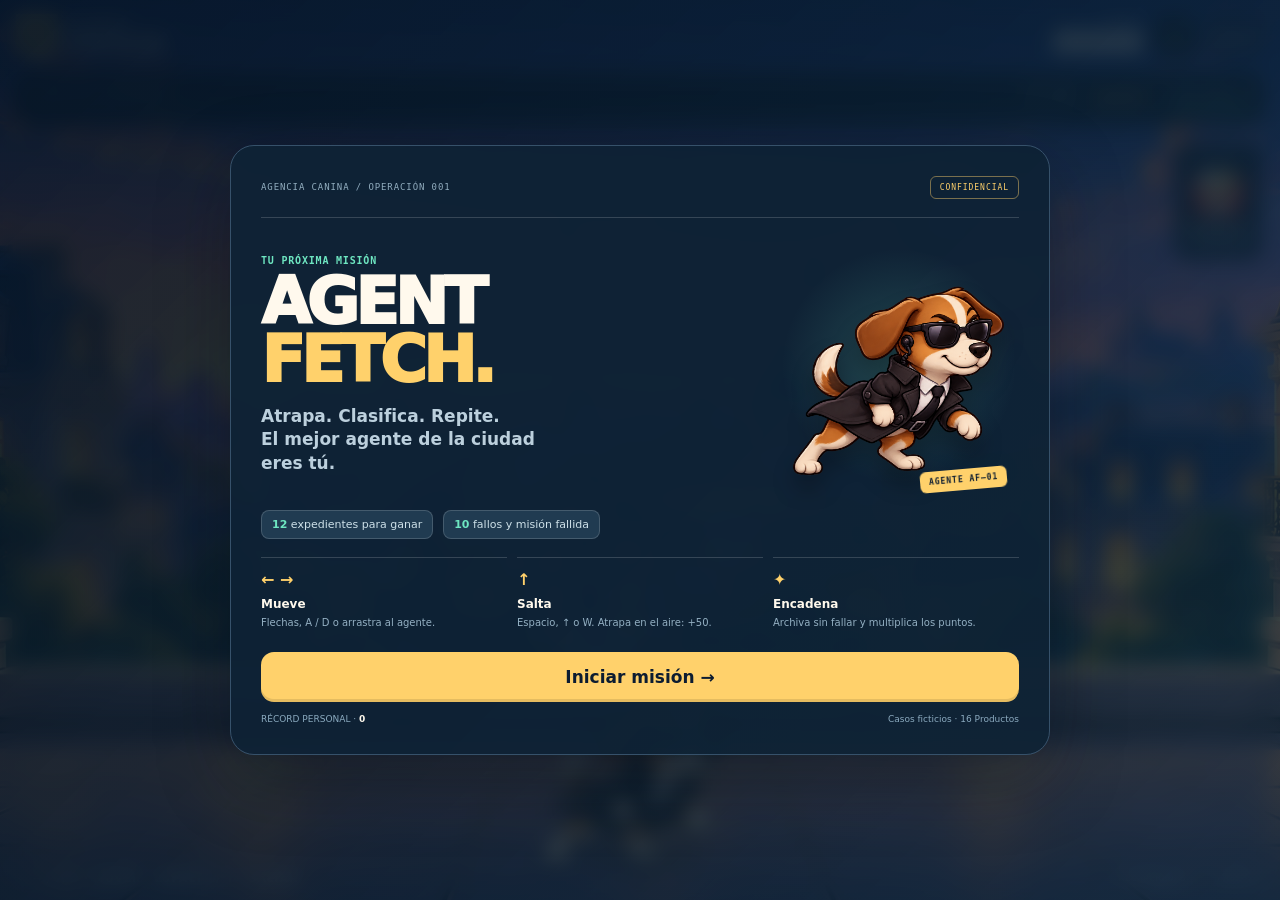
<file: agent_fetch_complaint_game_mobile.html>
<!doctype html>
<html lang="en">
<head>
  <meta charset="utf-8">
  <meta name="viewport" content="width=device-width,initial-scale=1">
  <meta http-equiv="refresh" content="0;url=./index.html">
  <title>Agent Fetch</title>
</head>
<body><a href="./index.html">Play Agent Fetch</a></body>
</html>
</file>
